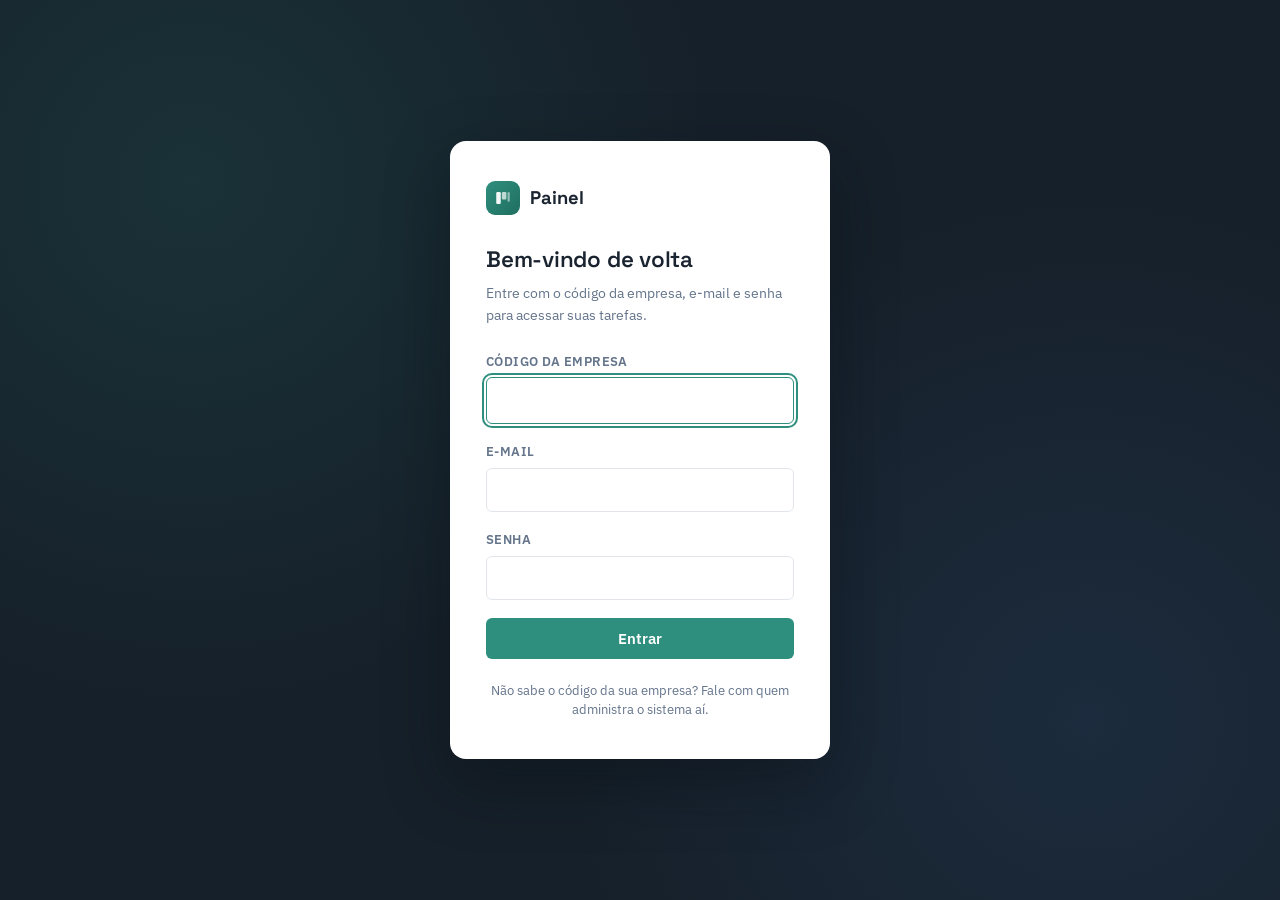
<file: index.html>
<!DOCTYPE html>
<html lang="pt-BR">
<head>
<meta charset="UTF-8">
<meta name="viewport" content="width=device-width, initial-scale=1.0">
<title>Entrar · Gerenciador de Tarefas</title>
<link rel="preconnect" href="https://fonts.googleapis.com">
<link rel="preconnect" href="https://fonts.gstatic.com" crossorigin>
<link href="https://fonts.googleapis.com/css2?family=Space+Grotesk:wght@500;700&family=IBM+Plex+Sans:wght@400;500;600&family=IBM+Plex+Mono:wght@400;500&display=swap" rel="stylesheet">
<link rel="stylesheet" href="css/style.css?v=14">
</head>
<body>

<div class="tela-login">
    <div class="cartao-login">
        <div class="logo-sistema">
            <div class="marca">
                <svg viewBox="0 0 24 24" fill="none" xmlns="http://www.w3.org/2000/svg">
                    <rect x="3" y="4" width="6" height="16" rx="1.5" fill="white" fill-opacity="0.95"/>
                    <rect x="10.5" y="4" width="6" height="10" rx="1.5" fill="white" fill-opacity="0.7"/>
                    <rect x="18" y="4" width="3" height="13" rx="1.5" fill="white" fill-opacity="0.5"/>
                </svg>
            </div>
            <span>Painel</span>
        </div>

        <h1>Bem-vindo de volta</h1>
        <p class="subtitulo">Entre com o código da empresa, e-mail e senha para acessar suas tarefas.</p>

        <div class="mensagem-erro" id="mensagemErro"></div>

        <form id="formLogin" novalidate>
            <div class="campo">
                <label for="codigoEmpresa">Código da empresa</label>
                <input type="text" id="codigoEmpresa" maxlength="6" autocomplete="off" required autofocus class="campo-codigo">
            </div>
            <div class="campo">
                <label for="login">E-mail</label>
                <input type="email" id="login" name="login" autocomplete="username" required>
            </div>
            <div class="campo">
                <label for="senha">Senha</label>
                <input type="password" id="senha" name="senha" autocomplete="current-password" required>
            </div>
            <button type="submit" class="botao botao-primario botao-largura-total" id="botaoEntrar">Entrar</button>
        </form>

        <p class="login-rodape">Não sabe o código da sua empresa? Fale com quem administra o sistema aí.</p>
    </div>
</div>

<script src="js/api.js?v=14"></script>
<script src="js/login.js?v=14"></script>
</body>
</html>
</file>
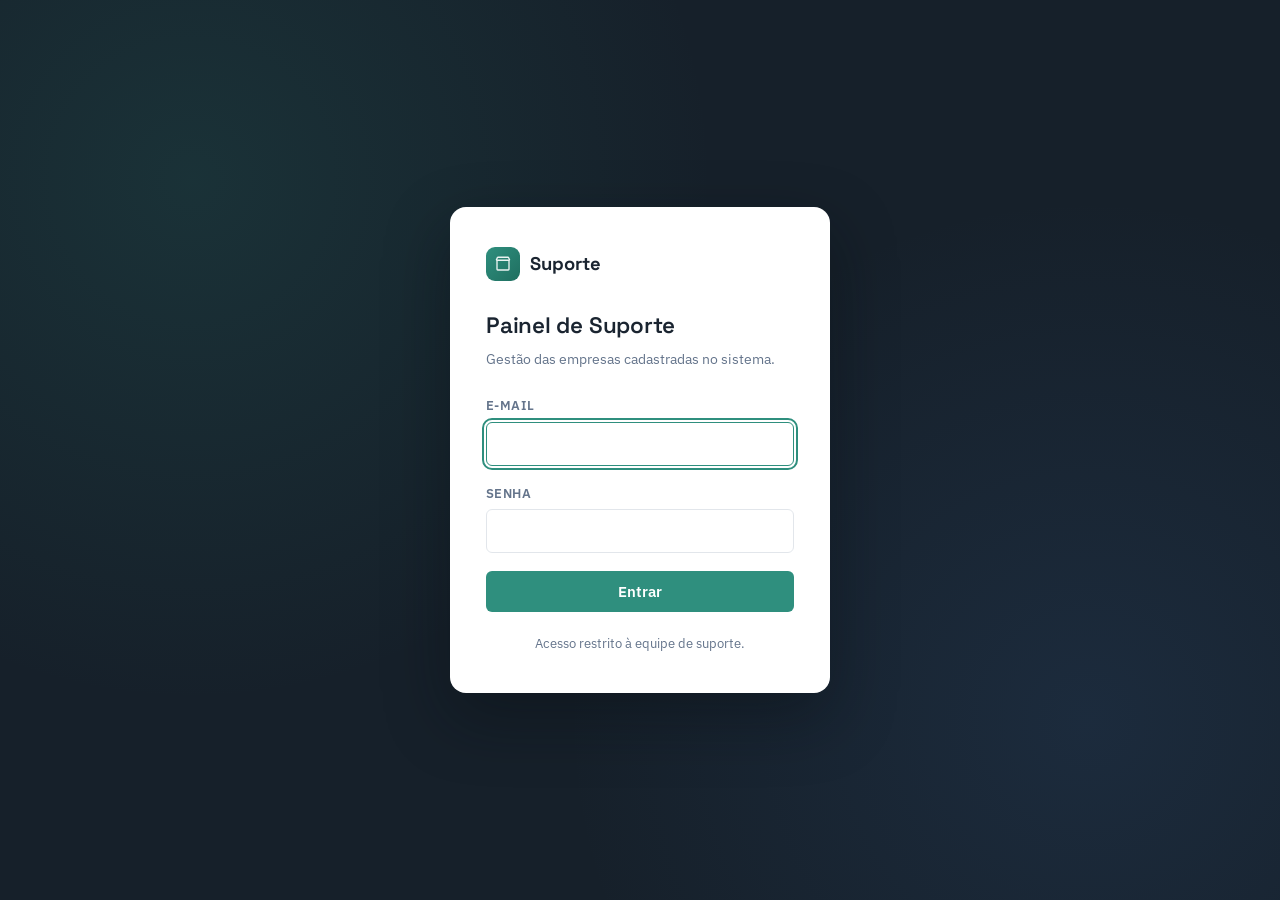
<file: suporte/index.html>
<!DOCTYPE html>
<html lang="pt-BR">
<head>
<meta charset="UTF-8">
<meta name="viewport" content="width=device-width, initial-scale=1.0">
<title>Entrar · Painel de Suporte</title>
<link rel="preconnect" href="https://fonts.googleapis.com">
<link rel="preconnect" href="https://fonts.gstatic.com" crossorigin>
<link href="https://fonts.googleapis.com/css2?family=Space+Grotesk:wght@500;700&family=IBM+Plex+Sans:wght@400;500;600&family=IBM+Plex+Mono:wght@400;500&display=swap" rel="stylesheet">
<link rel="stylesheet" href="css/style.css?v=1">
</head>
<body>

<div class="tela-login">
    <div class="cartao-login">
        <div class="logo-sistema">
            <div class="marca">
                <svg viewBox="0 0 24 24" fill="none" xmlns="http://www.w3.org/2000/svg">
                    <path d="M3 7h18M4 7v12a1 1 0 0 0 1 1h14a1 1 0 0 0 1-1V7" stroke="white" stroke-width="1.8" stroke-opacity="0.9"/>
                    <path d="M3 7l1.5-3.5A1 1 0 0 1 5.4 3h13.2a1 1 0 0 1 .9.6L21 7" stroke="white" stroke-width="1.8" stroke-opacity="0.9"/>
                </svg>
            </div>
            <span>Suporte</span>
        </div>

        <h1>Painel de Suporte</h1>
        <p class="subtitulo">Gestão das empresas cadastradas no sistema.</p>

        <div class="mensagem-erro" id="mensagemErro"></div>

        <form id="formLogin" novalidate>
            <div class="campo">
                <label for="login">E-mail</label>
                <input type="email" id="login" name="login" autocomplete="username" required autofocus>
            </div>
            <div class="campo">
                <label for="senha">Senha</label>
                <input type="password" id="senha" name="senha" autocomplete="current-password" required>
            </div>
            <button type="submit" class="botao botao-primario botao-largura-total" id="botaoEntrar">Entrar</button>
        </form>

        <p class="login-rodape">Acesso restrito à equipe de suporte.</p>
    </div>
</div>

<script src="js/api.js?v=1"></script>
<script src="js/login.js?v=1"></script>
</body>
</html>
</file>
<file: css/style.css>
@charset "UTF-8";
/* ==================================================================
   GERENCIADOR DE TAREFAS - DESIGN SYSTEM
   Paleta: grafite azulado + jade (evitando o "creme + terracota" e o
   "dark + neon" que todo gerador de UI genérico usa).
   Tipografia: Space Grotesk (display) + IBM Plex Sans (corpo) +
   IBM Plex Mono (dados/datas).
   ================================================================== */

:root {
    /* Cores base */
    --cor-base-escura: #16202A;
    --cor-base-escura-2: #1E2C39;
    --cor-fundo: #F1F3F6;
    --cor-superficie: #FFFFFF;
    --cor-borda: #E2E6EB;

    /* Accent (jade/petróleo) */
    --cor-accent: #2F8F7E;
    --cor-accent-forte: #1F6F60;
    --cor-accent-suave: #E4F2EF;

    /* Alerta / erro */
    --cor-alerta: #C6564F;
    --cor-alerta-suave: #FBEAEA;

    /* Texto */
    --cor-texto: #1A2430;
    --cor-texto-suave: #64748B;
    --cor-texto-inverso: #EDF1F5;

    /* Formas */
    --raio: 10px;
    --raio-pequeno: 6px;
    --sombra-card: 0 1px 2px rgba(20, 30, 40, 0.07), 0 2px 8px rgba(20, 30, 40, 0.06);
    --sombra-card-hover: 0 4px 14px rgba(20, 30, 40, 0.14);
    --sombra-modal: 0 24px 64px rgba(8, 12, 18, 0.4);

    /* Tipografia */
    --fonte-display: 'Space Grotesk', sans-serif;
    --fonte-corpo: 'IBM Plex Sans', -apple-system, BlinkMacSystemFont, sans-serif;
    --fonte-mono: 'IBM Plex Mono', 'Courier New', monospace;
}

/* Paleta rotativa para identificar colunas/tags visualmente */
.paleta-0 { --cor-tag: #2F8F7E; }
.paleta-1 { --cor-tag: #3F6FB0; }
.paleta-2 { --cor-tag: #8B5FBF; }
.paleta-3 { --cor-tag: #C6874A; }
.paleta-4 { --cor-tag: #4F9E5B; }
.paleta-5 { --cor-tag: #C6564F; }

* , *::before, *::after { box-sizing: border-box; margin: 0; padding: 0; }

/* Garantia global: nenhuma classe de componente pode sobrescrever o
   atributo HTML "hidden" (usado pelo JS pra mostrar/esconder botões,
   seções e badges). Sem isso, qualquer classe que define "display"
   faz o elemento aparecer mesmo com hidden presente - foi exatamente
   esse bug que já vimos no <dialog> e depois na etiqueta "Arquivada".
   Com !important aqui, isso nunca mais volta a acontecer, não importa
   que display a classe do componente declare. */
[hidden] {
    display: none !important;
}

html { font-size: 16px; }

body {
    font-family: var(--fonte-corpo);
    color: var(--cor-texto);
    background: var(--cor-fundo);
    line-height: 1.5;
    min-height: 100vh;
}

h1, h2, h3, h4 { font-family: var(--fonte-display); font-weight: 600; letter-spacing: -0.01em; }

button { font-family: inherit; cursor: pointer; }

input, textarea, select { font-family: inherit; font-size: 0.95rem; }

a { color: inherit; }

::selection { background: var(--cor-accent-suave); color: var(--cor-accent-forte); }

/* Foco visível para acessibilidade de teclado */
a:focus-visible, button:focus-visible, input:focus-visible,
textarea:focus-visible, select:focus-visible, [tabindex]:focus-visible {
    outline: 2px solid var(--cor-accent);
    outline-offset: 2px;
}

/* ============================== TELA DE LOGIN ============================== */

.tela-login {
    min-height: 100vh;
    display: grid;
    place-items: center;
    background:
        radial-gradient(circle at 15% 20%, rgba(47, 143, 126, 0.16), transparent 40%),
        radial-gradient(circle at 85% 80%, rgba(63, 111, 176, 0.14), transparent 40%),
        var(--cor-base-escura);
    padding: 24px;
}

.cartao-login {
    width: 100%;
    max-width: 380px;
    background: var(--cor-superficie);
    border-radius: 16px;
    box-shadow: var(--sombra-modal);
    padding: 40px 36px;
}

.logo-sistema {
    display: flex;
    align-items: center;
    gap: 10px;
    margin-bottom: 28px;
}

.logo-sistema .marca {
    width: 34px;
    height: 34px;
    border-radius: 9px;
    background: linear-gradient(135deg, var(--cor-accent), var(--cor-accent-forte));
    display: grid;
    place-items: center;
    flex-shrink: 0;
}

.logo-sistema .marca svg { width: 18px; height: 18px; }

.logo-sistema span {
    font-family: var(--fonte-display);
    font-weight: 700;
    font-size: 1.15rem;
    color: var(--cor-texto);
}

.cartao-login h1 {
    font-size: 1.4rem;
    margin-bottom: 6px;
}

.cartao-login .subtitulo {
    color: var(--cor-texto-suave);
    font-size: 0.9rem;
    margin-bottom: 26px;
}

.campo {
    margin-bottom: 18px;
}

.campo label {
    display: block;
    font-size: 0.82rem;
    font-weight: 600;
    color: var(--cor-texto-suave);
    margin-bottom: 6px;
    text-transform: uppercase;
    letter-spacing: 0.03em;
}

.campo input, .campo textarea, .campo select {
    width: 100%;
    padding: 11px 13px;
    border: 1.5px solid var(--cor-borda);
    border-radius: var(--raio-pequeno);
    font-size: 0.95rem;
    color: var(--cor-texto);
    background: var(--cor-superficie);
    transition: border-color 0.15s ease;
}

.campo input:focus, .campo textarea:focus, .campo select:focus {
    border-color: var(--cor-accent);
}

.campo textarea { resize: vertical; min-height: 80px; }

/* Campo de código da empresa: maiúsculo e espaçado, pra ficar visualmente
   óbvio que é um código (tipo chave de licença), não um texto qualquer. */
.campo-codigo {
    text-transform: uppercase;
    letter-spacing: 0.25em;
    font-family: var(--fonte-mono);
    text-align: center;
    font-size: 1.1rem !important;
}

.botao {
    display: inline-flex;
    align-items: center;
    justify-content: center;
    gap: 8px;
    padding: 11px 20px;
    border: none;
    border-radius: var(--raio-pequeno);
    font-weight: 600;
    font-size: 0.92rem;
    transition: transform 0.08s ease, box-shadow 0.15s ease, background 0.15s ease;
}

.botao:active { transform: translateY(1px); }

.botao-primario {
    background: var(--cor-accent);
    color: #fff;
}

.botao-primario:hover { background: var(--cor-accent-forte); }

/* Modificador explícito pra quando um botão precisa mesmo ocupar a
   largura toda (ex: botão de login sozinho no formulário) - não pode
   ficar embutido em .botao-primario, senão qualquer botão primário
   reaproveitado dentro de uma linha flex com irmãos (como o "Restaurar"
   na lista de arquivadas) estica e sobrepõe o resto da linha. */
.botao-largura-total { width: 100%; }

.botao-secundario {
    background: var(--cor-fundo);
    color: var(--cor-texto);
    border: 1.5px solid var(--cor-borda);
}

.botao-secundario:hover { background: #E7EAEE; }

.botao-perigo {
    background: var(--cor-alerta-suave);
    color: var(--cor-alerta);
}

.botao-perigo:hover { background: #F5D8D6; }

.botao-texto {
    background: transparent;
    color: var(--cor-texto-suave);
    padding: 6px 10px;
}

.botao-texto:hover { color: var(--cor-texto); }

.mensagem-erro {
    background: var(--cor-alerta-suave);
    color: var(--cor-alerta);
    border-radius: var(--raio-pequeno);
    padding: 10px 12px;
    font-size: 0.87rem;
    margin-bottom: 18px;
    display: none;
}

.mensagem-erro.visivel { display: block; }

.login-rodape {
    margin-top: 22px;
    font-size: 0.8rem;
    color: var(--cor-texto-suave);
    text-align: center;
}

/* ============================== LAYOUT PRINCIPAL ============================== */

.app {
    display: grid;
    grid-template-columns: 260px 1fr;
    min-height: 100vh;
}

/* ----- Sidebar ----- */
.sidebar {
    background: var(--cor-base-escura);
    color: var(--cor-texto-inverso);
    padding: 24px 18px;
    display: flex;
    flex-direction: column;
    position: sticky;
    top: 0;
    height: 100vh;
}

.sidebar .logo-sistema { margin-bottom: 32px; padding-left: 4px; }
.sidebar .logo-sistema span { color: #fff; }

.menu-lateral {
    list-style: none;
    display: flex;
    flex-direction: column;
    gap: 4px;
}

.menu-lateral button {
    width: 100%;
    display: flex;
    align-items: center;
    gap: 12px;
    background: transparent;
    border: none;
    color: rgba(237, 241, 245, 0.75);
    padding: 11px 12px;
    border-radius: var(--raio-pequeno);
    font-size: 0.92rem;
    font-weight: 500;
    text-align: left;
    transition: background 0.15s ease, color 0.15s ease;
}

.menu-lateral button svg { width: 18px; height: 18px; flex-shrink: 0; opacity: 0.9; }

.menu-lateral button:hover {
    background: rgba(255, 255, 255, 0.06);
    color: #fff;
}

.menu-lateral .separador {
    height: 1px;
    background: rgba(255, 255, 255, 0.08);
    margin: 12px 4px;
}

.sidebar-rodape {
    margin-top: auto;
    padding-top: 16px;
    border-top: 1px solid rgba(255, 255, 255, 0.08);
    display: flex;
    align-items: center;
    gap: 10px;
}

.avatar {
    width: 34px;
    height: 34px;
    border-radius: 50%;
    background: var(--cor-accent);
    color: #fff;
    display: grid;
    place-items: center;
    font-size: 0.78rem;
    font-weight: 700;
    flex-shrink: 0;
    font-family: var(--fonte-display);
}

.avatar-pequeno {
    width: 24px;
    height: 24px;
    font-size: 0.65rem;
    border: 2px solid var(--cor-superficie);
}

.sidebar-rodape .info-usuario { flex: 1; min-width: 0; }
.sidebar-rodape .nome-usuario {
    font-size: 0.85rem;
    font-weight: 600;
    color: #fff;
    white-space: nowrap;
    overflow: hidden;
    text-overflow: ellipsis;
}
.sidebar-rodape .nome-empresa-ativa {
    font-size: 0.72rem;
    color: rgba(237, 241, 245, 0.5);
    white-space: nowrap;
    overflow: hidden;
    text-overflow: ellipsis;
    margin-bottom: 2px;
}
.sidebar-rodape button {
    background: transparent;
    border: none;
    color: rgba(237, 241, 245, 0.55);
    font-size: 0.78rem;
    padding: 0;
}
.sidebar-rodape button:hover { color: #fff; }

/* ----- Área principal / Board ----- */
.conteudo {
    padding: 28px 32px;
    overflow-x: auto;
}

.cabecalho-conteudo {
    display: flex;
    align-items: baseline;
    justify-content: space-between;
    margin-bottom: 22px;
}

.cabecalho-conteudo h1 { font-size: 1.5rem; }
.cabecalho-conteudo .data-hoje { color: var(--cor-texto-suave); font-size: 0.88rem; font-family: var(--fonte-mono); }

.board {
    display: flex;
    gap: 18px;
    align-items: flex-start;
    min-height: 60vh;
}

.coluna {
    background: rgba(255, 255, 255, 0.5);
    border: 1px solid var(--cor-borda);
    border-radius: var(--raio);
    width: 300px;
    flex-shrink: 0;
    display: flex;
    flex-direction: column;
    max-height: calc(100vh - 130px);
}

.coluna-cabecalho {
    display: flex;
    align-items: center;
    gap: 9px;
    padding: 14px 14px 12px;
    border-bottom: 1px solid var(--cor-borda);
}

.coluna-cabecalho .barra-cor {
    width: 4px;
    height: 18px;
    border-radius: 3px;
    background: var(--cor-tag, var(--cor-accent));
    flex-shrink: 0;
}

.coluna-cabecalho h2 {
    font-size: 0.95rem;
    flex: 1;
    min-width: 0;
    overflow: hidden;
    text-overflow: ellipsis;
    white-space: nowrap;
}

.coluna-cabecalho .contador {
    background: var(--cor-fundo);
    color: var(--cor-texto-suave);
    font-size: 0.75rem;
    font-family: var(--fonte-mono);
    padding: 2px 8px;
    border-radius: 999px;
}

.lista-cards {
    padding: 12px;
    display: flex;
    flex-direction: column;
    gap: 10px;
    overflow-y: auto;
    flex: 1;
    min-height: 60px;
}

.lista-cards.arrastando-sobre {
    background: var(--cor-accent-suave);
    border-radius: var(--raio-pequeno);
}

.card-tarefa {
    background: var(--cor-superficie);
    border-radius: var(--raio-pequeno);
    box-shadow: var(--sombra-card);
    padding: 12px 12px 12px 14px;
    border-left: 3px solid var(--cor-tag, var(--cor-accent));
    cursor: grab;
    transition: box-shadow 0.15s ease, transform 0.1s ease;
}

.card-tarefa:hover { box-shadow: var(--sombra-card-hover); }
.card-tarefa:active { cursor: grabbing; }
.card-tarefa.arrastando { opacity: 0.4; }

.card-tarefa .descricao-card {
    font-size: 0.88rem;
    color: var(--cor-texto);
    margin-bottom: 10px;
    word-break: break-word;
}

.card-rodape {
    display: flex;
    align-items: center;
    justify-content: space-between;
}

.card-avatares {
    display: flex;
}
.card-avatares .avatar-pequeno:not(:first-child) { margin-left: -8px; }

.card-indicadores {
    display: flex;
    gap: 10px;
    color: var(--cor-texto-suave);
    font-size: 0.75rem;
    font-family: var(--fonte-mono);
}

.card-indicadores span { display: inline-flex; align-items: center; gap: 3px; }
.card-indicadores svg { width: 13px; height: 13px; }

.coluna-adicionar {
    padding: 10px 12px 14px;
}

.link-adicionar-card {
    width: 100%;
    background: transparent;
    border: 1.5px dashed var(--cor-borda);
    border-radius: var(--raio-pequeno);
    padding: 9px;
    color: var(--cor-texto-suave);
    font-size: 0.85rem;
    font-weight: 500;
    transition: border-color 0.15s ease, color 0.15s ease;
}
.link-adicionar-card:hover { border-color: var(--cor-accent); color: var(--cor-accent-forte); }

.estado-vazio {
    text-align: center;
    color: var(--cor-texto-suave);
    padding: 60px 20px;
    font-size: 0.92rem;
}

/* ============================== MODAIS (dialog) ============================== */

dialog {
    border: none;
    border-radius: 14px;
    padding: 0;
    box-shadow: var(--sombra-modal);
    width: 100%;
    max-width: 480px;
    max-height: 88vh;
    overflow: hidden;
}

/* Importante: o "display" só pode ser aplicado condicionado a [open].
   Se ficar direto em "dialog", sobrescreve a regra padrão do navegador
   (dialog:not([open]) { display: none }), e o modal continua aparecendo
   na tela mesmo depois do close() remover o atributo "open". */
/* Grid é mais confiável que flexbox para esse padrão específico:
   quando o container só tem max-height (sem height explícito), alguns
   navegadores não usam esse limite como "altura definida" para calcular
   o encolhimento dos itens flexíveis - o corpo do modal cresce e o
   rodapé (com os botões) fica inacessível. Grid com 1fr na linha do
   meio não sofre dessa ambiguidade. */
dialog[open] {
    display: grid;
    grid-template-rows: auto 1fr auto; /* cabeçalho / corpo / rodapé */
}

dialog.modal-largo { max-width: 640px; }
dialog.modal-extra-largo { max-width: 900px; }

dialog::backdrop {
    background: rgba(12, 17, 24, 0.55);
    backdrop-filter: blur(1px);
}

.modal-cabecalho {
    display: flex;
    align-items: center;
    justify-content: space-between;
    padding: 20px 24px;
    border-bottom: 1px solid var(--cor-borda);
}

.modal-cabecalho h2 { font-size: 1.1rem; }

.botao-fechar {
    background: transparent;
    border: none;
    color: var(--cor-texto-suave);
    width: 30px;
    height: 30px;
    border-radius: 50%;
    display: grid;
    place-items: center;
    font-size: 1.1rem;
}
.botao-fechar:hover { background: var(--cor-fundo); color: var(--cor-texto); }

.modal-corpo {
    padding: 22px 24px;
    overflow-y: auto;
    min-height: 0; /* grid items também têm um tamanho mínimo automático implícito; sem isso o corpo não encolhe e o scroll não funciona */
}

.modal-rodape {
    display: flex;
    justify-content: flex-end;
    gap: 10px;
    padding: 16px 24px;
    border-top: 1px solid var(--cor-borda);
}

.grade-dois { display: grid; grid-template-columns: 1fr 1fr; gap: 14px; }

.lista-checkbox {
    display: flex;
    flex-direction: column;
    gap: 2px;
    max-height: 160px;
    overflow-y: auto;
    border: 1.5px solid var(--cor-borda);
    border-radius: var(--raio-pequeno);
    padding: 8px 10px;
}

.item-checkbox {
    display: flex;
    align-items: center;
    gap: 9px;
    padding: 6px 4px;
    font-size: 0.88rem;
}

.item-checkbox input { width: 16px; height: 16px; accent-color: var(--cor-accent); }

.texto-ajuda {
    font-size: 0.78rem;
    color: var(--cor-texto-suave);
    margin-top: 5px;
}

/* ----- Bloco de dados básicos da tarefa (TAG/descrição/observação/usuários) ----- */

.bloco-dados-tarefa {
    padding-bottom: 22px;
    margin-bottom: 4px;
    border-bottom: 1px solid var(--cor-borda);
}

.aviso-somente-leitura {
    background: var(--cor-accent-suave);
    color: var(--cor-accent-forte);
    border-radius: var(--raio-pequeno);
    padding: 10px 12px;
    font-size: 0.83rem;
    margin-bottom: 16px;
}

/* ----- Seções dentro do modal de tarefa (anexos / eventos) ----- */

.secao-modal { margin-top: 24px; }

.secao-modal h3 {
    font-size: 0.85rem;
    text-transform: uppercase;
    letter-spacing: 0.03em;
    color: var(--cor-texto-suave);
    margin-bottom: 10px;
}

/* Caixa de "adicionar evento", visualmente separada da lista de
   eventos já existentes acima dela - fica claro que uma coisa é o
   histórico e outra é o formulário pra adicionar algo novo. */
.caixa-novo-evento {
    margin-top: 16px;
    padding: 14px 14px 4px;
    background: var(--cor-fundo);
    border: 1px solid var(--cor-borda);
    border-radius: var(--raio);
}

.caixa-novo-evento h4 {
    font-size: 0.78rem;
    text-transform: uppercase;
    letter-spacing: 0.03em;
    color: var(--cor-texto-suave);
    margin-bottom: 10px;
}

.lista-anexos, .lista-eventos {
    display: flex;
    flex-direction: column;
    gap: 8px;
}

.item-anexo {
    display: flex;
    align-items: center;
    gap: 10px;
    padding: 9px 11px;
    background: var(--cor-fundo);
    border-radius: var(--raio-pequeno);
    font-size: 0.85rem;
}

.item-anexo svg { width: 16px; height: 16px; color: var(--cor-texto-suave); flex-shrink: 0; }
.item-anexo a { flex: 1; min-width: 0; overflow: hidden; text-overflow: ellipsis; white-space: nowrap; color: var(--cor-texto); text-decoration: none; }
.item-anexo a:hover { color: var(--cor-accent-forte); }
.item-anexo button { background: transparent; border: none; color: var(--cor-texto-suave); font-size: 0.9rem; }
.item-anexo button:hover { color: var(--cor-alerta); }

.item-evento {
    padding: 11px 13px;
    background: var(--cor-fundo);
    border-radius: var(--raio-pequeno);
    border-left: 3px solid var(--cor-accent);
    position: relative;
}

/* Entradas automáticas do histórico (criação, movimentação, arquivamento)
   ficam visualmente distintas dos comentários que o usuário escreve. */
.item-evento.item-historico {
    border-left-color: var(--cor-texto-suave);
    background: transparent;
    padding: 7px 13px 7px 10px;
}

.item-evento.item-historico .evento-descricao {
    font-weight: 500;
    font-style: italic;
    color: var(--cor-texto-suave);
    font-size: 0.82rem;
}

.item-evento .evento-cabecalho {
    display: flex;
    justify-content: space-between;
    align-items: center;
    font-size: 0.78rem;
    color: var(--cor-texto-suave);
    font-family: var(--fonte-mono);
    margin-bottom: 4px;
    gap: 8px;
}

.item-evento .evento-cabecalho .evento-data { flex: 1; min-width: 0; }

.botao-editar-evento {
    background: transparent;
    border: none;
    color: var(--cor-texto-suave);
    font-size: 0.75rem;
    padding: 2px 6px;
    flex-shrink: 0;
}
.botao-editar-evento:hover { color: var(--cor-accent-forte); }

.item-evento .evento-descricao { font-size: 0.88rem; font-weight: 600; margin-bottom: 2px; }
.item-evento .evento-observacao { font-size: 0.84rem; color: var(--cor-texto-suave); }

/* Badge "Arquivada" no título do modal de tarefa */
.etiqueta-arquivada {
    display: inline-block;
    vertical-align: middle;
    margin-left: 10px;
    padding: 2px 10px;
    border-radius: 999px;
    background: var(--cor-alerta-suave);
    color: var(--cor-alerta);
    font-size: 0.72rem;
    font-weight: 700;
    text-transform: uppercase;
    letter-spacing: 0.03em;
}

/* Linhas da lista de tarefas arquivadas */
.item-arquivada {
    display: flex;
    align-items: center;
    gap: 12px;
    padding: 11px 13px;
    background: var(--cor-fundo);
    border-radius: var(--raio-pequeno);
}
.item-arquivada .info-arquivada { flex: 1; min-width: 0; }
.item-arquivada .descricao-arquivada { font-size: 0.9rem; font-weight: 600; margin-bottom: 2px; }
.item-arquivada .meta-arquivada { font-size: 0.78rem; color: var(--cor-texto-suave); font-family: var(--fonte-mono); }

.linha-upload {
    display: flex;
    gap: 8px;
    margin-top: 10px;
}
.linha-upload input[type="file"] {
    flex: 1;
    font-size: 0.82rem;
    border: 1.5px dashed var(--cor-borda);
    border-radius: var(--raio-pequeno);
    padding: 8px;
}

/* ============================== TOASTS ============================== */

.toast-container {
    position: fixed;
    bottom: 22px;
    right: 22px;
    display: flex;
    flex-direction: column;
    gap: 10px;
    z-index: 9999;
}

.toast {
    background: var(--cor-base-escura);
    color: #fff;
    padding: 12px 16px;
    border-radius: var(--raio-pequeno);
    font-size: 0.87rem;
    box-shadow: var(--sombra-modal);
    max-width: 320px;
    animation: entrada-toast 0.2s ease;
}

.toast.erro { background: var(--cor-alerta); }
.toast.sucesso { background: var(--cor-accent-forte); }

@keyframes entrada-toast {
    from { opacity: 0; transform: translateY(8px); }
    to { opacity: 1; transform: translateY(0); }
}

/* ============================== RELATÓRIO ============================== */

.filtros-relatorio {
    display: grid;
    grid-template-columns: repeat(6, 1fr);
    gap: 12px;
    margin-bottom: 18px;
}

.paginacao-relatorio {
    display: flex;
    align-items: center;
    justify-content: center;
    gap: 16px;
    margin-top: 16px;
    padding-top: 16px;
    border-top: 1px solid var(--cor-borda);
}

.paginacao-relatorio span {
    font-size: 0.85rem;
    color: var(--cor-texto-suave);
    font-family: var(--fonte-mono);
    min-width: 200px;
    text-align: center;
}

.paginacao-relatorio button:disabled {
    opacity: 0.4;
    cursor: not-allowed;
}

.tabela-relatorio {
    width: 100%;
    border-collapse: collapse;
    font-size: 0.85rem;
}

.tabela-relatorio th {
    text-align: left;
    color: var(--cor-texto-suave);
    font-weight: 600;
    padding: 8px 10px;
    border-bottom: 2px solid var(--cor-borda);
    font-size: 0.78rem;
    text-transform: uppercase;
    letter-spacing: 0.02em;
}

.tabela-relatorio td {
    padding: 10px;
    border-bottom: 1px solid var(--cor-borda);
    vertical-align: top;
}

.etiqueta-tag {
    display: inline-block;
    padding: 2px 9px;
    border-radius: 999px;
    background: var(--cor-accent-suave);
    color: var(--cor-accent-forte);
    font-size: 0.78rem;
    font-weight: 600;
}

/* ============================== RESPONSIVO ============================== */

@media (max-width: 860px) {
    .app { grid-template-columns: 1fr; }
    .sidebar {
        position: static;
        height: auto;
        flex-direction: row;
        align-items: center;
        padding: 14px 16px;
        overflow-x: auto;
    }
    .sidebar .logo-sistema { margin-bottom: 0; margin-right: 16px; }
    .menu-lateral { flex-direction: row; }
    .menu-lateral button span { display: none; }
    .sidebar-rodape { margin-top: 0; margin-left: auto; border: none; padding: 0; }
    .conteudo { padding: 18px; }
    .filtros-relatorio { grid-template-columns: 1fr 1fr; }
    .grade-dois { grid-template-columns: 1fr; }
}

@media (prefers-reduced-motion: reduce) {
    * { animation-duration: 0.001ms !important; transition-duration: 0.001ms !important; }
}
</file>
<file: suporte/css/style.css>
@charset "UTF-8";
/* ==================================================================
   PAINEL DE SUPORTE - Gerenciador de Tarefas (multi-empresa)
   Mesma linguagem visual do projeto principal (pra manter a
   identidade), mas um arquivo CSS totalmente independente - os dois
   projetos não compartilham arquivo nenhum entre si.
   ================================================================== */

:root {
    --cor-base-escura: #16202A;
    --cor-fundo: #F1F3F6;
    --cor-superficie: #FFFFFF;
    --cor-borda: #E2E6EB;

    --cor-accent: #2F8F7E;
    --cor-accent-forte: #1F6F60;
    --cor-accent-suave: #E4F2EF;

    --cor-alerta: #C6564F;
    --cor-alerta-suave: #FBEAEA;

    --cor-texto: #1A2430;
    --cor-texto-suave: #64748B;
    --cor-texto-inverso: #EDF1F5;

    --raio: 10px;
    --raio-pequeno: 6px;
    --sombra-card: 0 1px 2px rgba(20, 30, 40, 0.07), 0 2px 8px rgba(20, 30, 40, 0.06);
    --sombra-modal: 0 24px 64px rgba(8, 12, 18, 0.4);

    --fonte-display: 'Space Grotesk', sans-serif;
    --fonte-corpo: 'IBM Plex Sans', -apple-system, BlinkMacSystemFont, sans-serif;
    --fonte-mono: 'IBM Plex Mono', 'Courier New', monospace;
}

* , *::before, *::after { box-sizing: border-box; margin: 0; padding: 0; }

/* Garantia global: nenhuma classe de componente pode sobrescrever o
   atributo HTML "hidden". Ver anotação equivalente no projeto principal. */
[hidden] { display: none !important; }

html { font-size: 16px; }

body {
    font-family: var(--fonte-corpo);
    color: var(--cor-texto);
    background: var(--cor-fundo);
    line-height: 1.5;
    min-height: 100vh;
}

h1, h2, h3 { font-family: var(--fonte-display); font-weight: 600; letter-spacing: -0.01em; }
button { font-family: inherit; cursor: pointer; }
input, textarea, select { font-family: inherit; font-size: 0.95rem; }

a:focus-visible, button:focus-visible, input:focus-visible, select:focus-visible {
    outline: 2px solid var(--cor-accent);
    outline-offset: 2px;
}

/* ============================== TELA DE LOGIN ============================== */

.tela-login {
    min-height: 100vh;
    display: grid;
    place-items: center;
    background:
        radial-gradient(circle at 15% 20%, rgba(47, 143, 126, 0.16), transparent 40%),
        radial-gradient(circle at 85% 80%, rgba(63, 111, 176, 0.14), transparent 40%),
        var(--cor-base-escura);
    padding: 24px;
}

.cartao-login {
    width: 100%;
    max-width: 380px;
    background: var(--cor-superficie);
    border-radius: 16px;
    box-shadow: var(--sombra-modal);
    padding: 40px 36px;
}

.logo-sistema { display: flex; align-items: center; gap: 10px; margin-bottom: 28px; }
.logo-sistema .marca {
    width: 34px; height: 34px; border-radius: 9px;
    background: linear-gradient(135deg, var(--cor-accent), var(--cor-accent-forte));
    display: grid; place-items: center; flex-shrink: 0;
}
.logo-sistema .marca svg { width: 18px; height: 18px; }
.logo-sistema span { font-family: var(--fonte-display); font-weight: 700; font-size: 1.15rem; color: var(--cor-texto); }

.cartao-login h1 { font-size: 1.4rem; margin-bottom: 6px; }
.cartao-login .subtitulo { color: var(--cor-texto-suave); font-size: 0.9rem; margin-bottom: 26px; }

.campo { margin-bottom: 18px; }
.campo label {
    display: block; font-size: 0.82rem; font-weight: 600; color: var(--cor-texto-suave);
    margin-bottom: 6px; text-transform: uppercase; letter-spacing: 0.03em;
}
.campo input, .campo textarea, .campo select {
    width: 100%; padding: 11px 13px; border: 1.5px solid var(--cor-borda);
    border-radius: var(--raio-pequeno); font-size: 0.95rem; color: var(--cor-texto);
    background: var(--cor-superficie); transition: border-color 0.15s ease;
}
.campo input:focus, .campo select:focus { border-color: var(--cor-accent); }

.botao {
    display: inline-flex; align-items: center; justify-content: center; gap: 8px;
    padding: 11px 20px; border: none; border-radius: var(--raio-pequeno);
    font-weight: 600; font-size: 0.92rem;
    transition: transform 0.08s ease, box-shadow 0.15s ease, background 0.15s ease;
}
.botao:active { transform: translateY(1px); }
.botao-primario { background: var(--cor-accent); color: #fff; }
.botao-primario:hover { background: var(--cor-accent-forte); }
.botao-secundario { background: var(--cor-fundo); color: var(--cor-texto); border: 1.5px solid var(--cor-borda); }
.botao-secundario:hover { background: #E7EAEE; }
.botao-perigo { background: var(--cor-alerta-suave); color: var(--cor-alerta); }
.botao-perigo:hover { background: #F5D8D6; }
.botao-largura-total { width: 100%; }

.mensagem-erro {
    background: var(--cor-alerta-suave); color: var(--cor-alerta); border-radius: var(--raio-pequeno);
    padding: 10px 12px; font-size: 0.87rem; margin-bottom: 18px; display: none;
}
.mensagem-erro.visivel { display: block; }

.login-rodape { margin-top: 22px; font-size: 0.8rem; color: var(--cor-texto-suave); text-align: center; }

/* ============================== LAYOUT PRINCIPAL ============================== */

.app { display: grid; grid-template-columns: 250px 1fr; min-height: 100vh; }

.sidebar {
    background: var(--cor-base-escura); color: var(--cor-texto-inverso); padding: 24px 18px;
    display: flex; flex-direction: column; position: sticky; top: 0; height: 100vh;
}
.sidebar .logo-sistema { margin-bottom: 32px; padding-left: 4px; }
.sidebar .logo-sistema span { color: #fff; }

.sidebar-rodape {
    margin-top: auto; padding-top: 16px; border-top: 1px solid rgba(255, 255, 255, 0.08);
    display: flex; align-items: center; gap: 10px;
}
.avatar {
    width: 34px; height: 34px; border-radius: 50%; background: var(--cor-accent); color: #fff;
    display: grid; place-items: center; font-size: 0.78rem; font-weight: 700; flex-shrink: 0;
    font-family: var(--fonte-display);
}
.sidebar-rodape .info-usuario { flex: 1; min-width: 0; }
.sidebar-rodape .nome-usuario {
    font-size: 0.85rem; font-weight: 600; color: #fff;
    white-space: nowrap; overflow: hidden; text-overflow: ellipsis;
}
.sidebar-rodape button {
    background: transparent; border: none; color: rgba(237, 241, 245, 0.55); font-size: 0.78rem; padding: 0;
}
.sidebar-rodape button:hover { color: #fff; }

.conteudo { padding: 28px 32px; }
.cabecalho-conteudo { display: flex; align-items: center; justify-content: space-between; margin-bottom: 22px; }
.cabecalho-conteudo h1 { font-size: 1.5rem; }

/* ============================== TABELA ============================== */

.tabela-empresas { width: 100%; border-collapse: collapse; font-size: 0.88rem; background: var(--cor-superficie); border-radius: var(--raio); overflow: hidden; box-shadow: var(--sombra-card); }
.tabela-empresas th {
    text-align: left; color: var(--cor-texto-suave); font-weight: 600; padding: 12px 16px;
    border-bottom: 2px solid var(--cor-borda); font-size: 0.78rem; text-transform: uppercase; letter-spacing: 0.02em;
}
.tabela-empresas td { padding: 12px 16px; border-bottom: 1px solid var(--cor-borda); vertical-align: middle; }
.tabela-empresas tr:last-child td { border-bottom: none; }

.codigo-empresa { font-family: var(--fonte-mono); font-weight: 600; letter-spacing: 0.08em; }

.etiqueta-status {
    display: inline-block; padding: 2px 10px; border-radius: 999px; font-size: 0.75rem; font-weight: 700;
    text-transform: uppercase; letter-spacing: 0.03em;
}
.etiqueta-status.ativa { background: var(--cor-accent-suave); color: var(--cor-accent-forte); }
.etiqueta-status.inativa { background: var(--cor-alerta-suave); color: var(--cor-alerta); }

.estado-vazio { text-align: center; color: var(--cor-texto-suave); padding: 40px 20px; font-size: 0.92rem; }

/* ============================== MODAIS ============================== */

dialog {
    border: none; border-radius: 14px; padding: 0; box-shadow: var(--sombra-modal);
    width: 100%; max-width: 440px; max-height: 88vh; overflow: hidden;
}
dialog[open] { display: grid; grid-template-rows: auto 1fr auto; }
dialog::backdrop { background: rgba(12, 17, 24, 0.55); backdrop-filter: blur(1px); }

.modal-cabecalho { display: flex; align-items: center; justify-content: space-between; padding: 20px 24px; border-bottom: 1px solid var(--cor-borda); }
.modal-cabecalho h2 { font-size: 1.1rem; }
.botao-fechar { background: transparent; border: none; color: var(--cor-texto-suave); width: 30px; height: 30px; border-radius: 50%; display: grid; place-items: center; font-size: 1.1rem; }
.botao-fechar:hover { background: var(--cor-fundo); color: var(--cor-texto); }
.modal-corpo { padding: 22px 24px; overflow-y: auto; min-height: 0; }
.modal-rodape { display: flex; justify-content: flex-end; gap: 10px; padding: 16px 24px; border-top: 1px solid var(--cor-borda); }

.texto-ajuda { font-size: 0.82rem; color: var(--cor-texto-suave); margin-top: 5px; }

.codigo-gerado {
    font-family: var(--fonte-mono); font-size: 1.9rem; font-weight: 700; text-align: center;
    letter-spacing: 0.15em; margin-top: 14px; color: var(--cor-accent-forte);
    background: var(--cor-accent-suave); padding: 16px; border-radius: var(--raio);
}

/* ============================== TOASTS ============================== */

.toast-container { position: fixed; bottom: 22px; right: 22px; display: flex; flex-direction: column; gap: 10px; z-index: 9999; }
.toast {
    background: var(--cor-base-escura); color: #fff; padding: 12px 16px; border-radius: var(--raio-pequeno);
    font-size: 0.87rem; box-shadow: var(--sombra-modal); max-width: 320px; animation: entrada-toast 0.2s ease;
}
.toast.erro { background: var(--cor-alerta); }
.toast.sucesso { background: var(--cor-accent-forte); }
@keyframes entrada-toast { from { opacity: 0; transform: translateY(8px); } to { opacity: 1; transform: translateY(0); } }

@media (max-width: 860px) {
    .app { grid-template-columns: 1fr; }
    .sidebar { position: static; height: auto; flex-direction: row; align-items: center; padding: 14px 16px; }
    .sidebar .logo-sistema { margin-bottom: 0; margin-right: 16px; }
    .sidebar-rodape { margin-top: 0; margin-left: auto; border: none; padding: 0; }
    .conteudo { padding: 18px; }
}

@media (prefers-reduced-motion: reduce) {
    * { animation-duration: 0.001ms !important; transition-duration: 0.001ms !important; }
}
</file>
